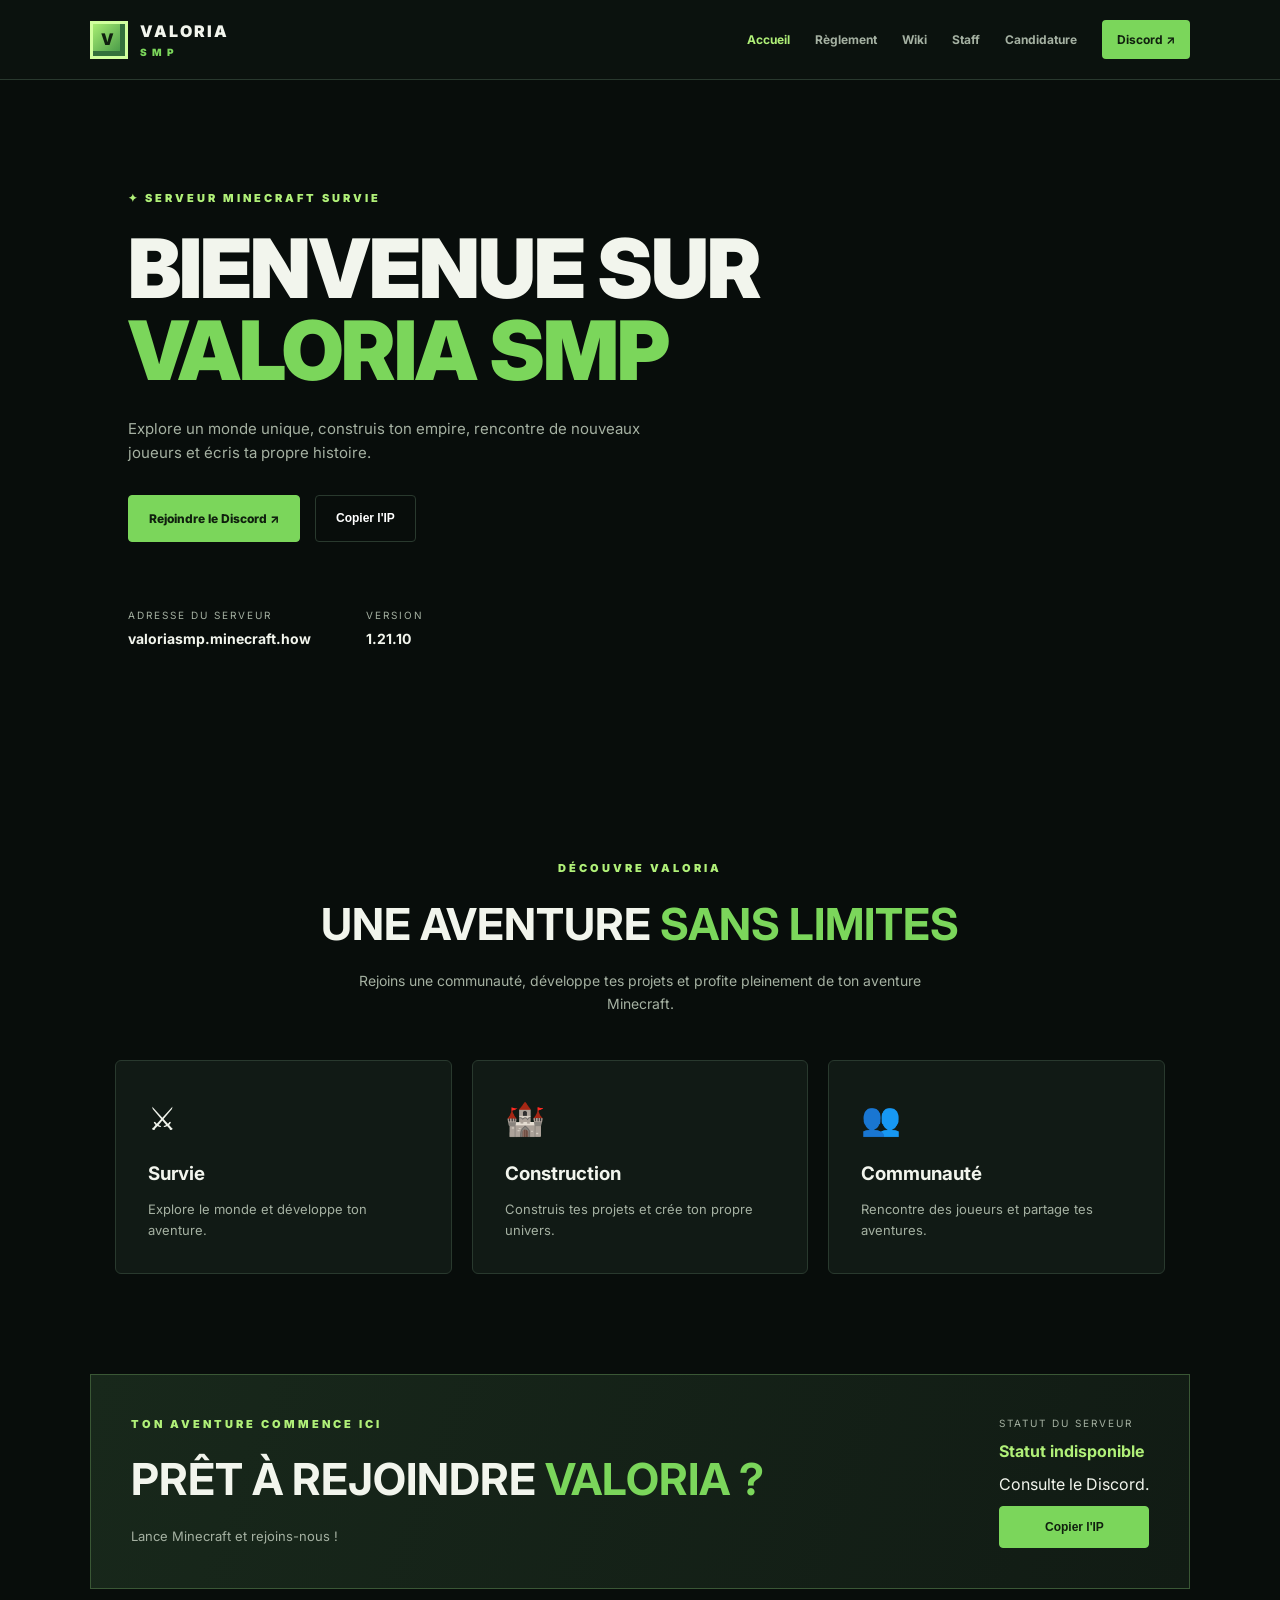
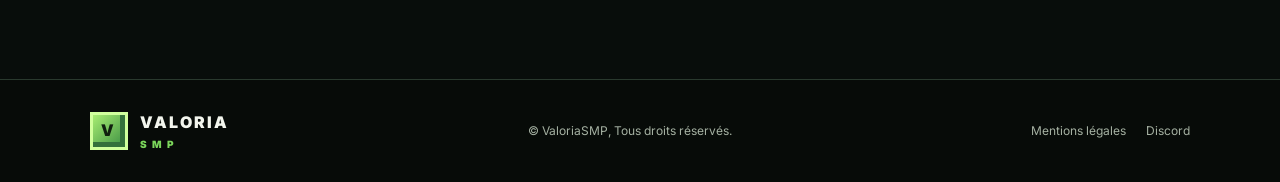
<file: index.html>
<!DOCTYPE html>
<html lang="fr">
<head>
<meta charset="UTF-8">
<meta name="viewport" content="width=device-width, initial-scale=1.0">
<title>ValoriaSMP | Serveur Minecraft</title>
<link rel="stylesheet" href="css/style.css">
<script src="js/script.js" defer></script>
</head>
<body>

<header class="site-header">
    <a href="index.html" class="brand">
        <span class="brand-cube">V</span>
        <span>VALORIA<small>SMP</small></span>
    </a>

    <button class="menu-toggle">☰</button>

    <nav class="nav">
        <a href="index.html" class="active">Accueil</a>
        <a href="reglement.html">Règlement</a>
        <a href="wiki.html">Wiki</a>
        <a href="staff.html">Staff</a>
        <a href="candidature.html">Candidature</a>
        <a href="https://discord.gg/EjnPCbpx2" class="nav-discord">Discord ↗</a>
    </nav>
</header>

<main>
<section class="hero">
    <div class="hero-content reveal">
        <p class="eyebrow">✦ SERVEUR MINECRAFT SURVIE</p>

        <h1>
            BIENVENUE SUR<br>
            <span>VALORIA SMP</span>
        </h1>

        <p class="hero-copy">
            Explore un monde unique, construis ton empire,
            rencontre de nouveaux joueurs et écris ta propre histoire.
        </p>

        <div class="hero-actions">
            <a href="https://discord.gg/EjnPCbpx2"
               class="button button-green">
                Rejoindre le Discord ↗
            </a>

            <button class="button button-outline copy-ip">
                Copier l'IP
            </button>
        </div>

        <div class="hero-meta">
            <div>
                <span class="meta-label">ADRESSE DU SERVEUR</span>
                <strong>valoriasmp.minecraft.how</strong>
            </div>

            <div>
                <span class="meta-label">VERSION</span>
                <strong>1.21.10</strong>
            </div>
        </div>
    </div>
</section>

<section class="section section-intro">
    <p class="eyebrow">DÉCOUVRE VALORIA</p>

    <h2>
        UNE AVENTURE <span>SANS LIMITES</span>
    </h2>

    <p class="section-lead">
        Rejoins une communauté, développe tes projets
        et profite pleinement de ton aventure Minecraft.
    </p>

    <div class="feature-grid">

        <article class="feature-card">
            <div class="pixel-icon">⚔</div>
            <h3>Survie</h3>
            <p>Explore le monde et développe ton aventure.</p>
        </article>

        <article class="feature-card">
            <div class="pixel-icon">🏰</div>
            <h3>Construction</h3>
            <p>Construis tes projets et crée ton propre univers.</p>
        </article>

        <article class="feature-card">
            <div class="pixel-icon">👥</div>
            <h3>Communauté</h3>
            <p>Rencontre des joueurs et partage tes aventures.</p>
        </article>

    </div>
</section>

<section class="server-panel">
    <div>
        <p class="eyebrow">TON AVENTURE COMMENCE ICI</p>
        <h2>PRÊT À REJOINDRE <span>VALORIA ?</span></h2>
        <p class="muted">Lance Minecraft et rejoins-nous !</p>
    </div>

    <div class="server-status">
        <span class="meta-label">STATUT DU SERVEUR</span>
        <strong id="server-status">Vérification...</strong>
        <span id="player-count">Joueurs : —</span>
        <button class="button button-green copy-ip">Copier l'IP</button>
    </div>
</section>
</main>

<footer class="site-footer">
    <a href="index.html" class="brand">
        <span class="brand-cube">V</span>
        <span>VALORIA<small>SMP</small></span>
    </a>

    <p>© ValoriaSMP, Tous droits réservés.</p>

    <div class="footer-links">
        <a href="mentions-legales.html">Mentions légales</a>
        <a href="https://discord.gg/EjnPCbpx2">Discord</a>
    </div>
</footer>

</body>
  </html>
</file>
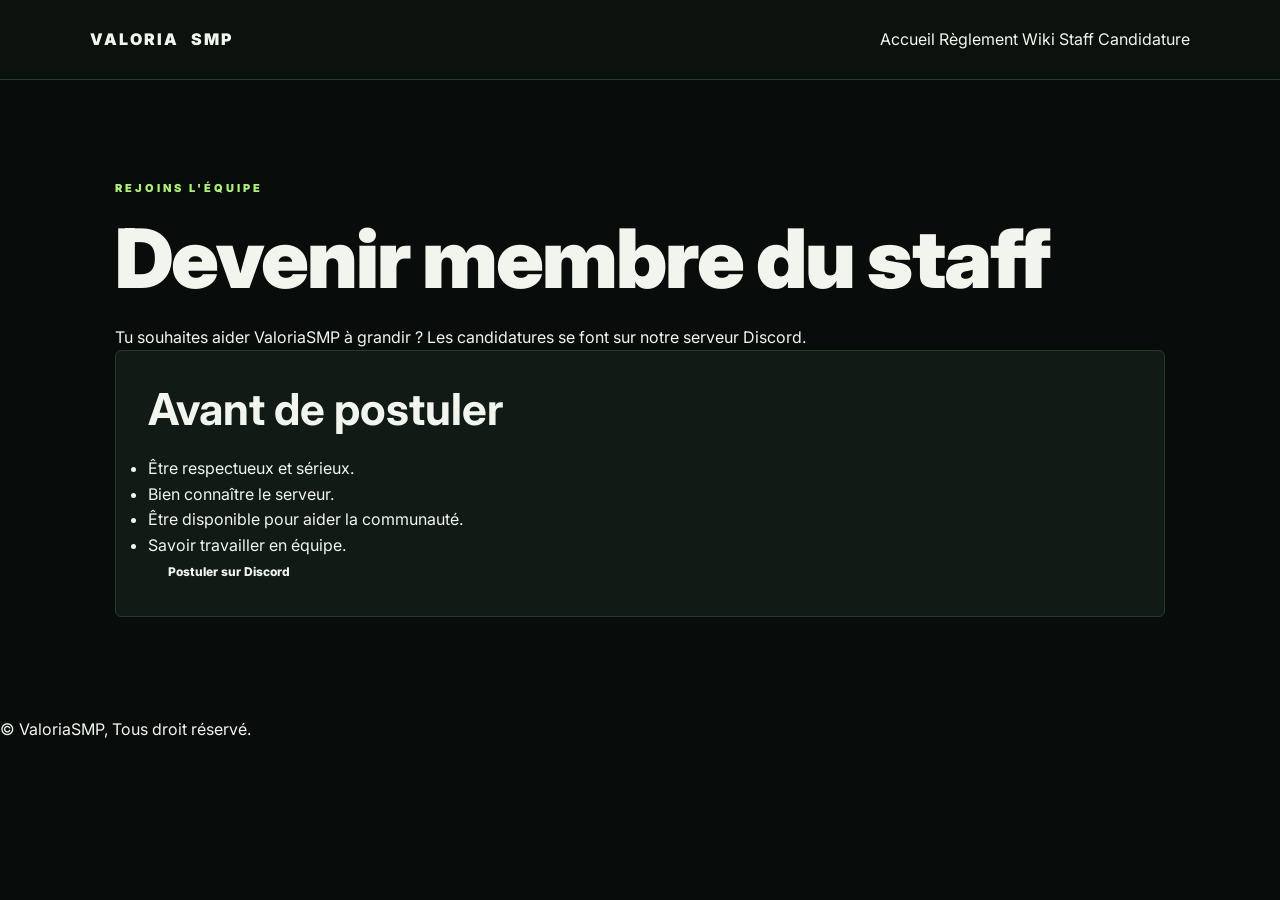
<file: candidature.html>
<!DOCTYPE html>
<html lang="fr">
<head>
  <meta charset="UTF-8">
  <meta name="viewport" content="width=device-width, initial-scale=1.0">
  <title>Candidature | ValoriaSMP</title>
  <link rel="stylesheet" href="css/style.css">
  <script src="js/script.js" defer></script>
</head>
<body>
<header class="site-header">
  <a class="brand" href="index.html">VALORIA<span>SMP</span></a>
  <nav>
    <a href="index.html">Accueil</a>
    <a href="reglement.html">Règlement</a>
    <a href="wiki.html">Wiki</a>
    <a href="staff.html">Staff</a>
    <a href="candidature.html">Candidature</a>
  </nav>
</header>

<main class="section">
  <p class="eyebrow">REJOINS L'ÉQUIPE</p>
  <h1>Devenir membre du staff</h1>
  <p>Tu souhaites aider ValoriaSMP à grandir ? Les candidatures se font sur notre serveur Discord.</p>

  <article class="feature-card">
    <h2>Avant de postuler</h2>
    <ul>
      <li>Être respectueux et sérieux.</li>
      <li>Bien connaître le serveur.</li>
      <li>Être disponible pour aider la communauté.</li>
      <li>Savoir travailler en équipe.</li>
    </ul>
    <a class="button" href="https://discord.gg/EjnPCbpx2" target="_blank" rel="noopener">Postuler sur Discord</a>
  </article>
</main>

<footer>
  <p>© ValoriaSMP, Tous droit réservé.</p>
</footer>
</body>
</html>
</file>
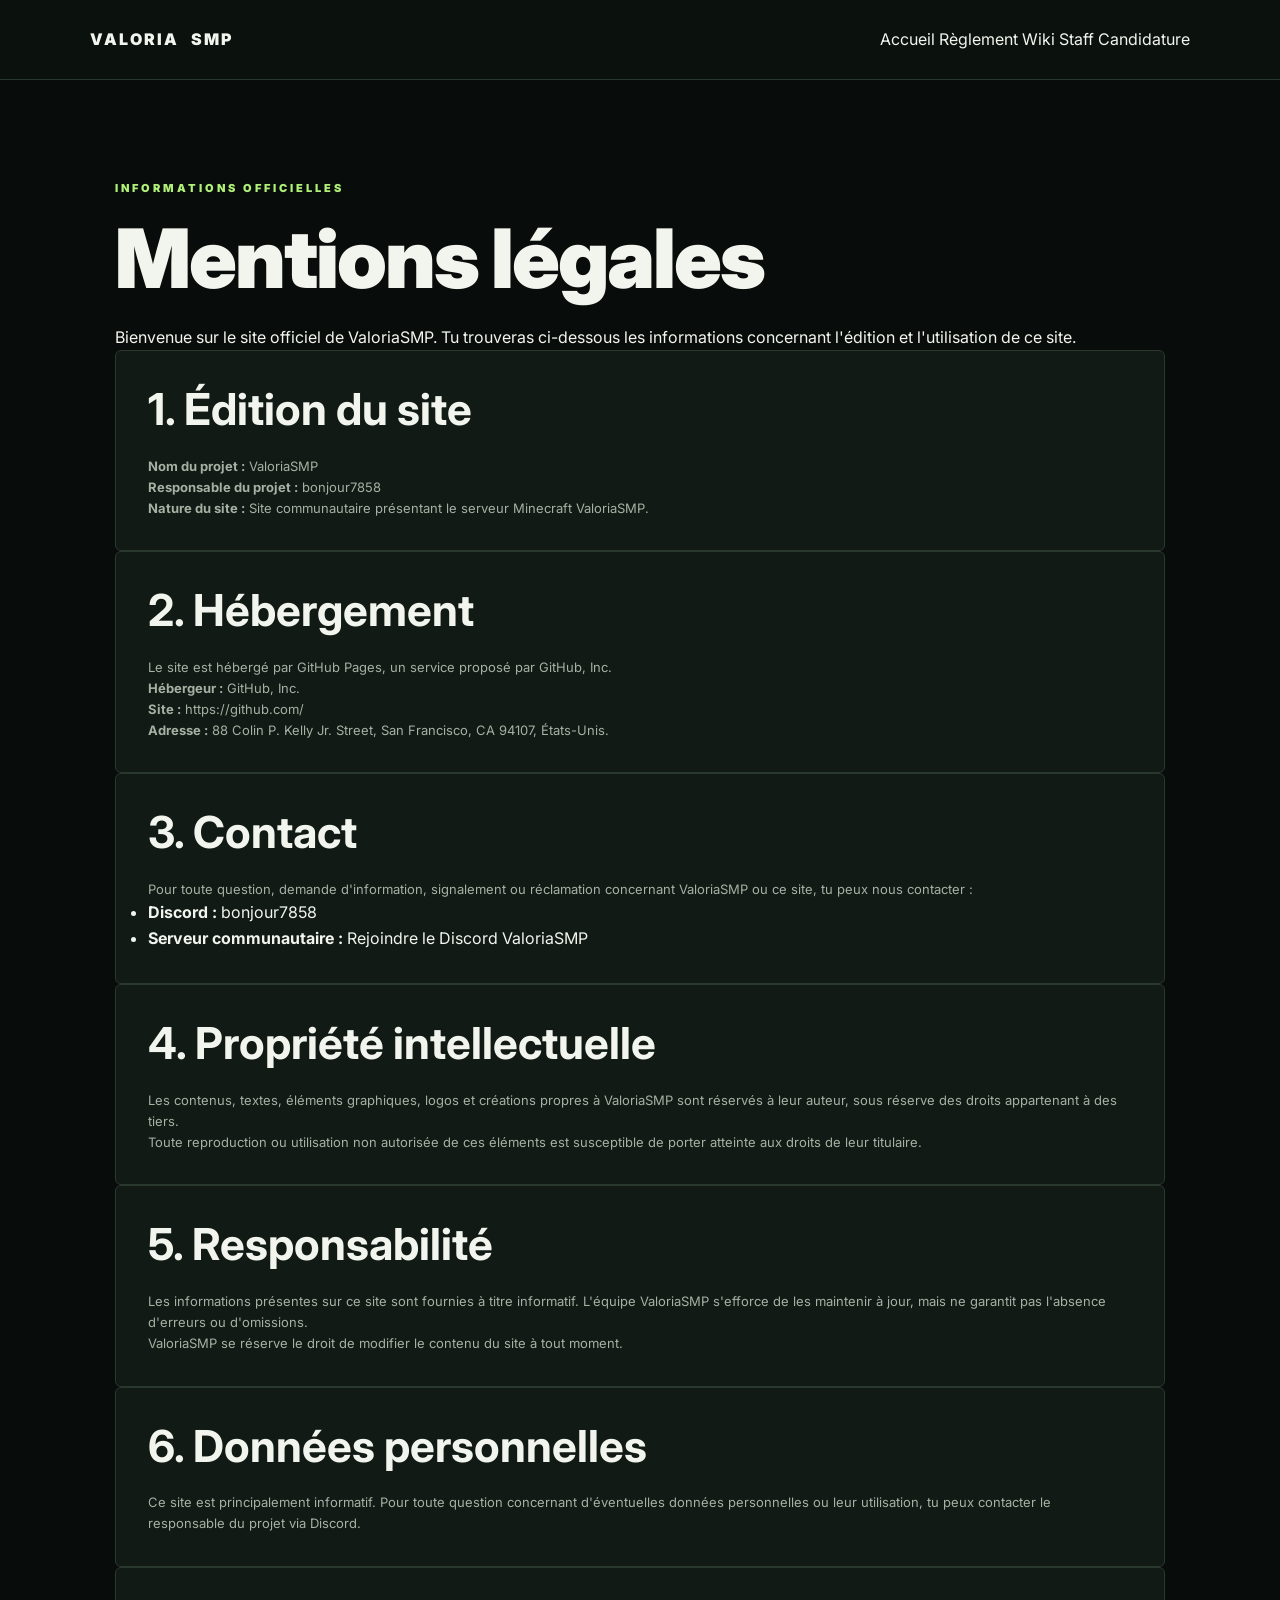
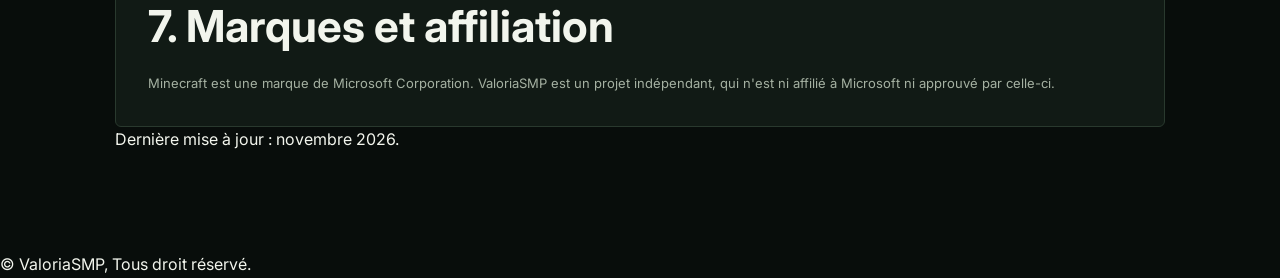
<file: mentions-legales.html>
<!DOCTYPE html>
<html lang="fr">
<head>
  <meta charset="UTF-8">
  <meta name="viewport" content="width=device-width, initial-scale=1.0">
  <meta name="description" content="Mentions légales du site officiel ValoriaSMP.">
  <title>Mentions légales | ValoriaSMP</title>
  <link rel="stylesheet" href="css/style.css">
  <script src="js/script.js" defer></script>
</head>

<body>
<header class="site-header">
  <a class="brand" href="index.html">VALORIA<span>SMP</span></a>
  <nav>
    <a href="index.html">Accueil</a>
    <a href="reglement.html">Règlement</a>
    <a href="wiki.html">Wiki</a>
    <a href="staff.html">Staff</a>
    <a href="candidature.html">Candidature</a>
  </nav>
</header>

<main class="section">
  <p class="eyebrow">INFORMATIONS OFFICIELLES</p>
  <h1>Mentions légales</h1>
  <p>Bienvenue sur le site officiel de ValoriaSMP. Tu trouveras ci-dessous les informations concernant l'édition et l'utilisation de ce site.</p>

  <article class="feature-card">
    <h2>1. Édition du site</h2>
    <p><strong>Nom du projet :</strong> ValoriaSMP</p>
    <p><strong>Responsable du projet :</strong> bonjour7858</p>
    <p><strong>Nature du site :</strong> Site communautaire présentant le serveur Minecraft ValoriaSMP.</p>
  </article>

  <article class="feature-card">
    <h2>2. Hébergement</h2>
    <p>Le site est hébergé par GitHub Pages, un service proposé par GitHub, Inc.</p>
    <p><strong>Hébergeur :</strong> GitHub, Inc.</p>
    <p><strong>Site :</strong> <a href="https://github.com/" target="_blank" rel="noopener">https://github.com/</a></p>
    <p><strong>Adresse :</strong> 88 Colin P. Kelly Jr. Street, San Francisco, CA 94107, États-Unis.</p>
  </article>

  <article class="feature-card">
    <h2>3. Contact</h2>
    <p>Pour toute question, demande d'information, signalement ou réclamation concernant ValoriaSMP ou ce site, tu peux nous contacter :</p>
    <ul>
      <li><strong>Discord :</strong> bonjour7858</li>
      <li><strong>Serveur communautaire :</strong> <a href="https://discord.gg/EjnPCbpx2" target="_blank" rel="noopener">Rejoindre le Discord ValoriaSMP</a></li>
    </ul>
  </article>

  <article class="feature-card">
    <h2>4. Propriété intellectuelle</h2>
    <p>Les contenus, textes, éléments graphiques, logos et créations propres à ValoriaSMP sont réservés à leur auteur, sous réserve des droits appartenant à des tiers.</p>
    <p>Toute reproduction ou utilisation non autorisée de ces éléments est susceptible de porter atteinte aux droits de leur titulaire.</p>
  </article>

  <article class="feature-card">
    <h2>5. Responsabilité</h2>
    <p>Les informations présentes sur ce site sont fournies à titre informatif. L'équipe ValoriaSMP s'efforce de les maintenir à jour, mais ne garantit pas l'absence d'erreurs ou d'omissions.</p>
    <p>ValoriaSMP se réserve le droit de modifier le contenu du site à tout moment.</p>
  </article>

  <article class="feature-card">
    <h2>6. Données personnelles</h2>
    <p>Ce site est principalement informatif. Pour toute question concernant d'éventuelles données personnelles ou leur utilisation, tu peux contacter le responsable du projet via Discord.</p>
  </article>

  <article class="feature-card">
    <h2>7. Marques et affiliation</h2>
    <p>Minecraft est une marque de Microsoft Corporation. ValoriaSMP est un projet indépendant, qui n'est ni affilié à Microsoft ni approuvé par celle-ci.</p>
  </article>

  <p class="legal-update">Dernière mise à jour : novembre 2026.</p>
</main>

<footer>
  <p>© ValoriaSMP, Tous droit réservé.</p>
</footer>
</body>
  </html>
</file>
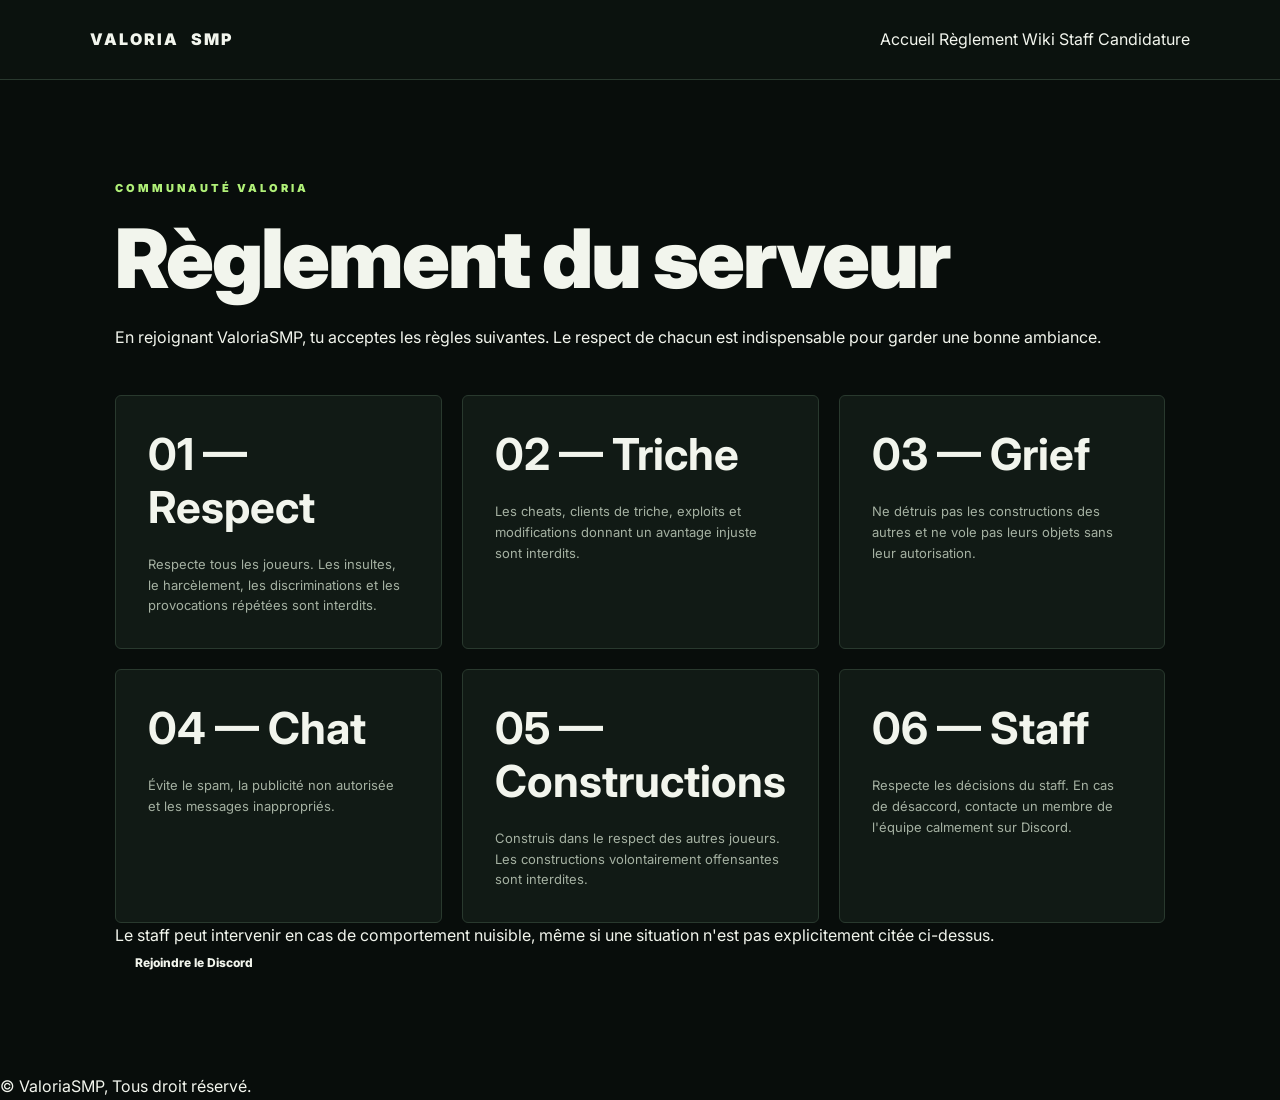
<file: reglement.html>
<!DOCTYPE html>
<html lang="fr">
<head>
  <meta charset="UTF-8">
  <meta name="viewport" content="width=device-width, initial-scale=1.0">
  <title>Règlement | ValoriaSMP</title>
  <link rel="stylesheet" href="css/style.css">
  <script src="js/script.js" defer></script>
</head>
<body>
<header class="site-header">
  <a class="brand" href="index.html">VALORIA<span>SMP</span></a>
  <nav>
    <a href="index.html">Accueil</a>
    <a href="reglement.html">Règlement</a>
    <a href="wiki.html">Wiki</a>
    <a href="staff.html">Staff</a>
    <a href="candidature.html">Candidature</a>
  </nav>
</header>

<main class="section">
  <p class="eyebrow">COMMUNAUTÉ VALORIA</p>
  <h1>Règlement du serveur</h1>
  <p>En rejoignant ValoriaSMP, tu acceptes les règles suivantes. Le respect de chacun est indispensable pour garder une bonne ambiance.</p>

  <div class="feature-grid">
    <article class="feature-card">
      <h2>01 — Respect</h2>
      <p>Respecte tous les joueurs. Les insultes, le harcèlement, les discriminations et les provocations répétées sont interdits.</p>
    </article>
    <article class="feature-card">
      <h2>02 — Triche</h2>
      <p>Les cheats, clients de triche, exploits et modifications donnant un avantage injuste sont interdits.</p>
    </article>
    <article class="feature-card">
      <h2>03 — Grief</h2>
      <p>Ne détruis pas les constructions des autres et ne vole pas leurs objets sans leur autorisation.</p>
    </article>
    <article class="feature-card">
      <h2>04 — Chat</h2>
      <p>Évite le spam, la publicité non autorisée et les messages inappropriés.</p>
    </article>
    <article class="feature-card">
      <h2>05 — Constructions</h2>
      <p>Construis dans le respect des autres joueurs. Les constructions volontairement offensantes sont interdites.</p>
    </article>
    <article class="feature-card">
      <h2>06 — Staff</h2>
      <p>Respecte les décisions du staff. En cas de désaccord, contacte un membre de l'équipe calmement sur Discord.</p>
    </article>
  </div>

  <p>Le staff peut intervenir en cas de comportement nuisible, même si une situation n'est pas explicitement citée ci-dessus.</p>
  <a class="button" href="https://discord.gg/EjnPCbpx2" target="_blank" rel="noopener">Rejoindre le Discord</a>
</main>

<footer>
  <p>© ValoriaSMP, Tous droit réservé.</p>
</footer>
</body>
</html>
</file>
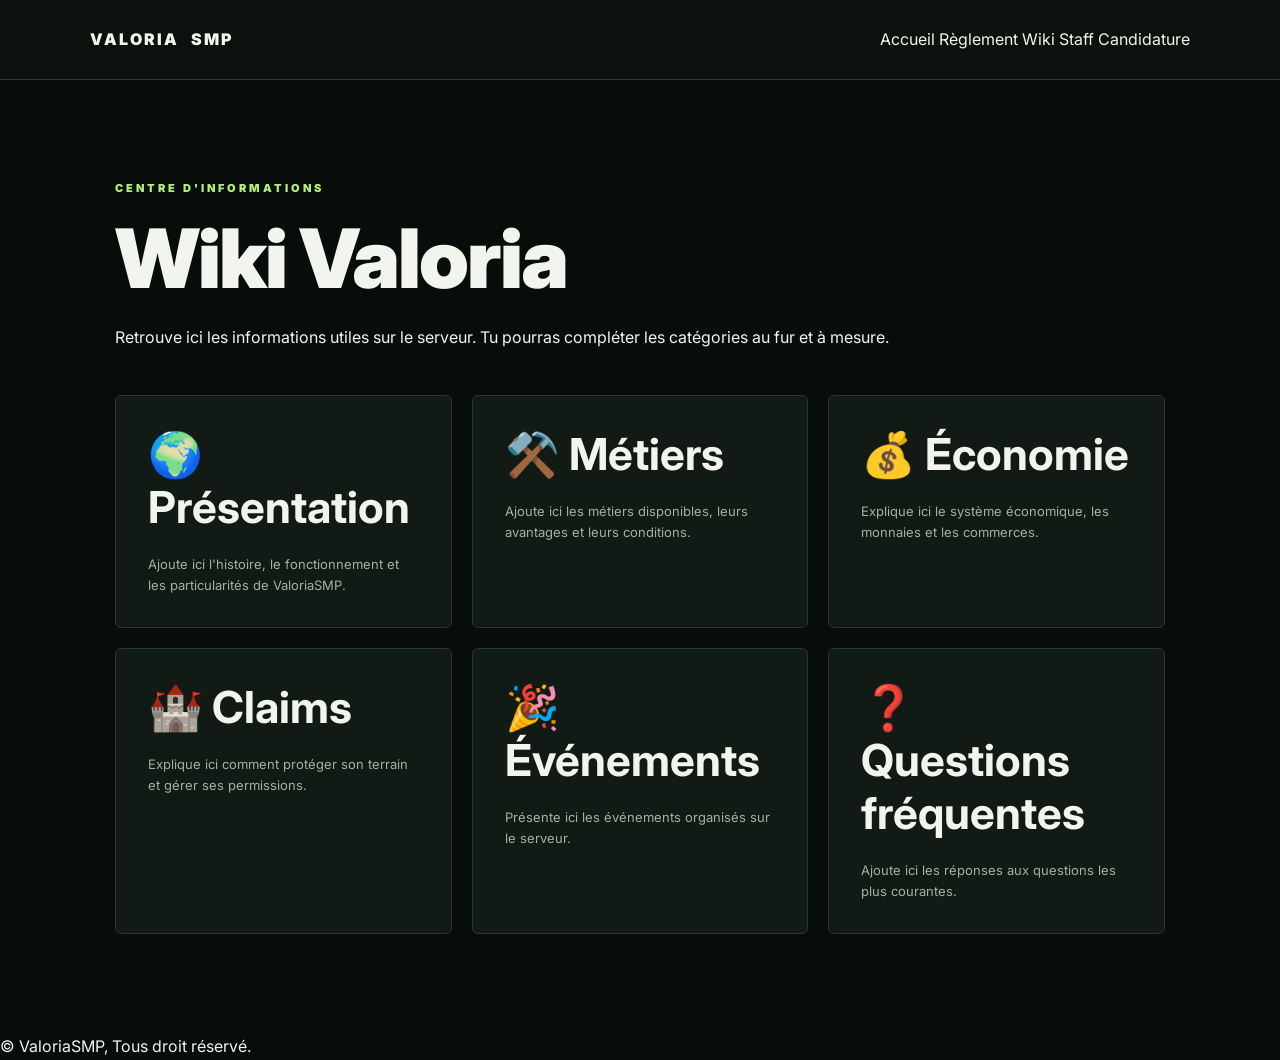
<file: wiki.html>
<!DOCTYPE html>
<html lang="fr">
<head>
  <meta charset="UTF-8">
  <meta name="viewport" content="width=device-width, initial-scale=1.0">
  <title>Wiki | ValoriaSMP</title>
  <link rel="stylesheet" href="css/style.css">
  <script src="js/script.js" defer></script>
</head>
<body>
<header class="site-header">
  <a class="brand" href="index.html">VALORIA<span>SMP</span></a>
  <nav>
    <a href="index.html">Accueil</a>
    <a href="reglement.html">Règlement</a>
    <a href="wiki.html">Wiki</a>
    <a href="staff.html">Staff</a>
    <a href="candidature.html">Candidature</a>
  </nav>
</header>

<main class="section">
  <p class="eyebrow">CENTRE D'INFORMATIONS</p>
  <h1>Wiki Valoria</h1>
  <p>Retrouve ici les informations utiles sur le serveur. Tu pourras compléter les catégories au fur et à mesure.</p>

  <div class="feature-grid">
    <article class="feature-card">
      <h2>🌍 Présentation</h2>
      <p>Ajoute ici l'histoire, le fonctionnement et les particularités de ValoriaSMP.</p>
    </article>
    <article class="feature-card">
      <h2>⚒️ Métiers</h2>
      <p>Ajoute ici les métiers disponibles, leurs avantages et leurs conditions.</p>
    </article>
    <article class="feature-card">
      <h2>💰 Économie</h2>
      <p>Explique ici le système économique, les monnaies et les commerces.</p>
    </article>
    <article class="feature-card">
      <h2>🏰 Claims</h2>
      <p>Explique ici comment protéger son terrain et gérer ses permissions.</p>
    </article>
    <article class="feature-card">
      <h2>🎉 Événements</h2>
      <p>Présente ici les événements organisés sur le serveur.</p>
    </article>
    <article class="feature-card">
      <h2>❓ Questions fréquentes</h2>
      <p>Ajoute ici les réponses aux questions les plus courantes.</p>
    </article>
  </div>
</main>

<footer>
  <p>© ValoriaSMP, Tous droit réservé.</p>
</footer>
</body>
</html>
</file>
<file: css/style.css>
@import url('https://fonts.googleapis.com/css2?family=Inter:wght@400;500;600;700;800;900&display=swap');

:root {
    --bg: #080d0b;
    --panel: #111a15;
    --green: #7bd65b;
    --green-light: #b0f078;
    --white: #f2f5ed;
    --muted: #a5b1a2;
    --border: #29392e;
}

* {
    margin: 0;
    padding: 0;
    box-sizing: border-box;
}

body {
    font-family: Inter, sans-serif;
    background: var(--bg);
    color: var(--white);
    line-height: 1.6;
}

a {
    text-decoration: none;
    color: inherit;
}

.site-header {
    height: 80px;
    padding: 0 7%;
    display: flex;
    justify-content: space-between;
    align-items: center;
    background: #0b120e;
    border-bottom: 1px solid var(--border);
    position: sticky;
    top: 0;
    z-index: 100;
}

.brand {
    display: flex;
    align-items: center;
    gap: 12px;
    font-weight: 900;
    letter-spacing: 2px;
}

.brand small {
    display: block;
    color: var(--green);
    font-size: 10px;
    letter-spacing: 5px;
}

.brand-cube {
    width: 38px;
    height: 38px;
    display: grid;
    place-items: center;
    background: linear-gradient(135deg, #a7ed72, #3b8e42);
    color: #10200f;
    border: 3px solid #d0ff9d;
    box-shadow: inset -5px -5px #34713b;
}

.nav {
    display: flex;
    align-items: center;
    gap: 25px;
}

.nav a {
    font-size: 12px;
    font-weight: 700;
    color: var(--muted);
    transition: .3s;
}

.nav a:hover,
.nav a.active {
    color: var(--green-light);
}

.nav-discord {
    background: var(--green);
    color: #10200e !important;
    padding: 10px 15px;
    border-radius: 4px;
}

.hero {
    min-height: 680px;
    display: flex;
    align-items: center;
    padding: 90px 10%;
    background:
        linear-gradient(90deg, #080d0bf0, #080d0b85),
        url("https://images.unsplash.com/photo-1518709268805-4e9042af9f23?auto=format&fit=crop&w=2000&q=85")
        center/cover;
}

.hero-content {
    max-width: 700px;
}

.eyebrow {
    color: var(--green-light);
    font-size: 11px;
    font-weight: 900;
    letter-spacing: 3px;
    margin-bottom: 20px;
}

h1 {
    font-size: clamp(45px, 7vw, 82px);
    font-weight: 900;
    line-height: 1;
    letter-spacing: -2px;
    margin-bottom: 25px;
}

h1 span,
h2 span {
    color: var(--green);
}

.hero-copy {
    max-width: 520px;
    color: var(--muted);
    font-size: 15px;
}

.hero-actions {
    display: flex;
    gap: 15px;
    margin-top: 30px;
    flex-wrap: wrap;
}

.button {
    padding: 13px 20px;
    border-radius: 4px;
    font-size: 12px;
    font-weight: 800;
    cursor: pointer;
    transition: .3s;
}

.button:hover {
    transform: translateY(-3px);
}

.button-green {
    background: var(--green);
    color: #10200e;
    border: 1px solid var(--green);
}

.button-outline {
    background: transparent;
    border: 1px solid var(--border);
    color: white;
}

.button-outline:hover {
    border-color: var(--green);
    color: var(--green);
}

.hero-meta {
    display: flex;
    gap: 55px;
    margin-top: 65px;
    flex-wrap: wrap;
}

.hero-meta div {
    display: flex;
    flex-direction: column;
}

.meta-label {
    color: var(--muted);
    font-size: 10px;
    letter-spacing: 2px;
}

.hero-meta strong {
    margin-top: 5px;
    font-size: 14px;
}

.section {
    padding: 100px 9%;
}

.section-intro {
    text-align: center;
}

h2 {
    font-size: clamp(28px, 4vw, 44px);
    line-height: 1.2;
    margin-bottom: 20px;
}

.section-lead {
    max-width: 600px;
    margin: auto;
    color: var(--muted);
    font-size: 14px;
}

.feature-grid {
    display: grid;
    grid-template-columns: repeat(3, 1fr);
    gap: 20px;
    margin-top: 45px;
    text-align: left;
}

.feature-card {
    background: var(--panel);
    border: 1px solid var(--border);
    padding: 32px;
    border-radius: 6px;
    transition: .3s;
}

.feature-card:hover {
    transform: translateY(-7px);
    border-color: var(--green);
}

.pixel-icon {
    font-size: 32px;
    margin-bottom: 15px;
}

.feature-card h3 {
    margin-bottom: 10px;
}

.feature-card p,
.muted {
    color: var(--muted);
    font-size: 13px;
}

.server-panel {
    margin: 0 7% 90px;
    padding: 40px;
    background: linear-gradient(110deg, #18281b, #111b14);
    border: 1px solid #3a5735;
    display: flex;
    justify-content: space-between;
    align-items: center;
    gap: 25px;
    flex-wrap: wrap;
}

.server-status {
    display: flex;
    flex-direction: column;
    gap: 8px;
}

#server-status {
    color: var(--green-light);
}

.page-banner {
    text-align: center;
    padding: 100px 20px 65px;
    background: radial-gradient(ellipse at center, #345b2d55, transparent 70%);
}

.content-wrap {
    max-width: 1000px;
    margin: auto;
    padding: 30px 22px 100px;
}

.info-card,
.rule-card,
.legal-card,
.wiki-card,
.staff-card {
    background: var(--panel);
    border: 1px solid var(--border);
    padding: 28px;
    margin-bottom: 20px;
    border-radius: 6px;
}

.info-card h3,
.legal-card h2 {
    color: var(--green);
    margin-bottom: 12px;
}

.info-card p,
.info-card li,
.legal-card p {
    color: var(--muted);
    font-size: 14px;
}

.staff-grid,
.wiki-grid {
    display: grid;
    grid-template-columns: repeat(3, 1fr);
    gap: 20px;
}

.staff-card {
    text-align: center;
}

.staff-card img {
    width: 90px;
    height: 90px;
    image-rendering: pixelated;
    margin-bottom: 15px;
}

.site-footer {
    padding: 30px 7%;
    display: flex;
    align-items: center;
    justify-content: space-between;
    flex-wrap: wrap;
    gap: 20px;
    background: #070b08;
    border-top: 1px solid var(--border);
}

.site-footer p {
    color: var(--muted);
    font-size: 12px;
}

.footer-links {
    display: flex;
    gap: 20px;
}

.footer-links a {
    color: var(--muted);
    font-size: 12px;
}

.footer-links a:hover {
    color: var(--green);
}

.menu-toggle {
    display: none;
}

@media(max-width: 800px) {
    .site-header {
        padding: 15px 20px;
        height: auto;
        flex-wrap: wrap;
    }

    .menu-toggle {
        display: block;
        background: none;
        color: white;
        border: 1px solid var(--border);
        padding: 8px;
    }

    .nav {
        display: none;
        width: 100%;
        flex-wrap: wrap;
        padding: 20px 0;
    }

    .nav.open {
        display: flex;
    }

    .feature-grid,
    .staff-grid,
    .wiki-grid {
        grid-template-columns: 1fr;
    }

    .hero {
        padding: 80px 7%;
    }

    .server-panel {
        margin: 0 20px 50px;
        padding: 25px;
    }
  }
</file>
